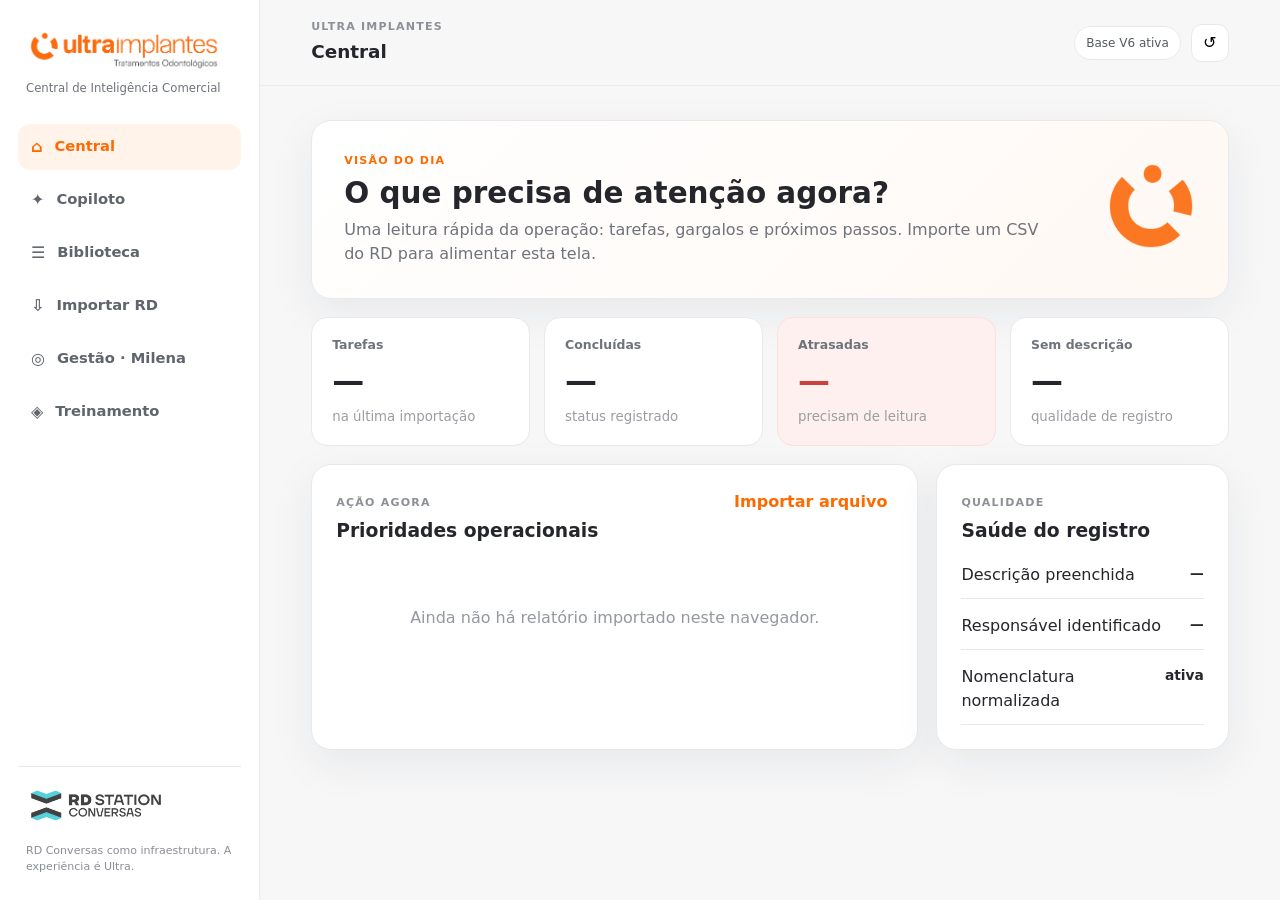
<file: index.html>
<!doctype html>
<html lang="pt-BR">
<head>
  <meta charset="utf-8" />
  <meta name="viewport" content="width=device-width, initial-scale=1, viewport-fit=cover" />
  <meta name="theme-color" content="#ff6a00" />
  <title>Ultra Implantes — Central de Inteligência</title>
  <link rel="icon" href="assets/ultra-icon.png" />
  <link rel="stylesheet" href="styles.css" />
</head>
<body>
  <div class="app-shell">
    <aside class="sidebar" id="sidebar">
      <div class="brand-wrap">
        <img class="brand-logo" src="assets/ultra-logo.png" alt="Ultra Implantes" />
        <div class="brand-sub">Central de Inteligência Comercial</div>
      </div>
      <nav class="nav" aria-label="Navegação principal">
        <button class="nav-item active" data-view="central">⌂ <span>Central</span></button>
        <button class="nav-item" data-view="copiloto">✦ <span>Copiloto</span></button>
        <button class="nav-item" data-view="biblioteca">☰ <span>Biblioteca</span></button>
        <button class="nav-item" data-view="importar">⇩ <span>Importar RD</span></button>
        <button class="nav-item" data-view="gestao">◎ <span>Gestão · Milena</span></button>
        <button class="nav-item" data-view="treinamento">◈ <span>Treinamento</span></button>
      </nav>
      <div class="side-footer">
        <img src="assets/rd-conversas.png" alt="RD Station Conversas" />
        <p>RD Conversas como infraestrutura. A experiência é Ultra.</p>
      </div>
    </aside>

    <main class="main">
      <header class="topbar">
        <button class="icon-btn mobile-only" id="menuBtn" aria-label="Abrir menu">☰</button>
        <div>
          <div class="eyebrow">ULTRA IMPLANTES</div>
          <h1 id="pageTitle">Central</h1>
        </div>
        <div class="top-actions">
          <div class="status-pill"><span class="dot"></span> Base V6 ativa</div>
          <button class="icon-btn" id="clearLocal" title="Limpar importações locais">↺</button>
        </div>
      </header>

      <section class="view active" id="view-central">
        <div class="hero card soft">
          <div>
            <div class="eyebrow orange">VISÃO DO DIA</div>
            <h2>O que precisa de atenção agora?</h2>
            <p>Uma leitura rápida da operação: tarefas, gargalos e próximos passos. Importe um CSV do RD para alimentar esta tela.</p>
          </div>
          <div class="hero-mark"><img src="assets/ultra-icon.png" alt="" /></div>
        </div>

        <div class="kpi-grid" id="kpiGrid">
          <article class="kpi"><span>Tarefas</span><strong id="kpiTotal">—</strong><small>na última importação</small></article>
          <article class="kpi"><span>Concluídas</span><strong id="kpiDone">—</strong><small>status registrado</small></article>
          <article class="kpi alert"><span>Atrasadas</span><strong id="kpiLate">—</strong><small>precisam de leitura</small></article>
          <article class="kpi"><span>Sem descrição</span><strong id="kpiNoDesc">—</strong><small>qualidade de registro</small></article>
        </div>

        <div class="two-col">
          <article class="card">
            <div class="section-head"><div><span class="eyebrow">AÇÃO AGORA</span><h3>Prioridades operacionais</h3></div><button class="text-btn" data-go="importar">Importar arquivo</button></div>
            <div id="actionNow" class="empty-state">Ainda não há relatório importado neste navegador.</div>
          </article>
          <article class="card">
            <div class="section-head"><div><span class="eyebrow">QUALIDADE</span><h3>Saúde do registro</h3></div></div>
            <div id="qualityList" class="metric-list">
              <div><span>Descrição preenchida</span><strong>—</strong></div>
              <div><span>Responsável identificado</span><strong>—</strong></div>
              <div><span>Nomenclatura normalizada</span><strong>ativa</strong></div>
            </div>
          </article>
        </div>
      </section>

      <section class="view" id="view-copiloto">
        <div class="copilot-layout">
          <article class="card input-card">
            <div class="eyebrow orange">COPILOTO DE ATENDIMENTO</div>
            <h2>O que o paciente acabou de dizer?</h2>
            <p class="muted">Cole a mensagem como ela chegou. O sistema interpreta, sugere a melhor pergunta e mantém o limite clínico.</p>
            <textarea id="patientText" rows="7" placeholder="Ex.: Me falaram que eu não tenho osso e que só um implante diferente resolveria..."></textarea>
            <div class="input-row">
              <input id="patientName" placeholder="Primeiro nome (opcional)" />
              <input id="agentName" placeholder="Atendente (opcional)" />
            </div>
            <button class="primary" id="analyzeBtn">Analisar conversa</button>
            <div class="privacy-note">Não cole CPF, RG, exames ou dados sensíveis. Use somente o contexto necessário.</div>
          </article>

          <article class="card result-card" id="copilotResult">
            <div class="empty-state tall">
              <div class="big-icon">✦</div>
              <strong>Pronta para pensar junto com você.</strong>
              <span>Ela pensa tecnicamente por dentro e conversa de forma simples, humana e cuidadosa por fora.</span>
            </div>
          </article>
        </div>
      </section>

      <section class="view" id="view-biblioteca">
        <div class="section-head page-head">
          <div><span class="eyebrow orange">BASE MESTRE V6</span><h2>Biblioteca de cenários</h2><p class="muted">28 cenários validados, com respostas humanas e guardrails.</p></div>
          <input class="search" id="librarySearch" placeholder="Buscar: preço, medo, pouco osso..." />
        </div>
        <div class="scenario-grid" id="scenarioGrid"></div>
      </section>

      <section class="view" id="view-importar">
        <div class="section-head page-head">
          <div><span class="eyebrow orange">RD CRM</span><h2>Importar Relatório RD</h2><p class="muted">CSV bruto. Preservamos os valores originais e criamos campos derivados para análise.</p></div>
        </div>
        <label class="dropzone" id="dropzone">
          <input type="file" id="fileInput" accept=".csv,text/csv" hidden />
          <img src="assets/rd-icon.png" alt="" />
          <strong>Arraste seu CSV aqui</strong>
          <span>ou clique para selecionar</span>
          <small>Os dados ficam neste navegador. Não enviamos para servidor.</small>
        </label>
        <div id="importSummary" class="hidden"></div>
      </section>

      <section class="view" id="view-gestao">
        <div class="section-head page-head"><div><span class="eyebrow orange">GESTÃO</span><h2>Painel da Milena</h2><p class="muted">Hoje, atenção, resultados e equipe — sem transformar volume bruto em “performance”.</p></div></div>
        <div class="tabs" role="tablist">
          <button class="tab active" data-panel="hoje">Hoje</button>
          <button class="tab" data-panel="atencao">Atenção</button>
          <button class="tab" data-panel="equipe">Equipe</button>
          <button class="tab" data-panel="evolucao">Evolução</button>
        </div>
        <div id="managementPanel" class="card"><div class="empty-state">Importe um relatório do RD para preencher o painel.</div></div>
      </section>

      <section class="view" id="view-treinamento">
        <div class="section-head page-head"><div><span class="eyebrow orange">TREINAMENTO</span><h2>Transformar erro em aprendizado</h2><p class="muted">Nunca “a atendente errou”. Sempre: evidência → impacto → correção → exemplo → regra de processo.</p></div></div>
        <div class="training-grid">
          <article class="card"><span class="eyebrow">PADRÃO OURO</span><h3>Acolher → explicar → limitar → avançar</h3><p>Reconheça o que a pessoa disse. Explique sem despejar conteúdo. Mostre o que depende de avaliação. Termine com uma pergunta útil.</p></article>
          <article class="card"><span class="eyebrow">NÃO FAZER</span><h3>Resposta robótica ou “seca”</h3><p>Evite “só na avaliação”, “quer agendar?”, promessas de ausência de dor, diagnóstico por WhatsApp e follow-up sem contexto.</p></article>
          <article class="card"><span class="eyebrow">REGISTRO</span><h3>Contexto + barreira + combinado</h3><p>A próxima pessoa precisa conseguir continuar de onde a conversa parou sem obrigar o paciente a repetir tudo.</p></article>
        </div>
        <article class="card human-rule">
          <h3>Regra mestre de humanização</h3>
          <blockquote>“A IA da Ultra precisa saber odontologia em nível sênior, mas falar como uma ótima pessoa de atendimento. Ela pensa tecnicamente por dentro e conversa de forma simples, humana e cuidadosa por fora.”</blockquote>
        </article>
      </section>
    </main>
  </div>
  <div class="scrim" id="scrim"></div>
  <script src="config.js"></script>
  <script src="scenarios.js"></script>
  <script src="app.js"></script>
</body>
</html>
</file>
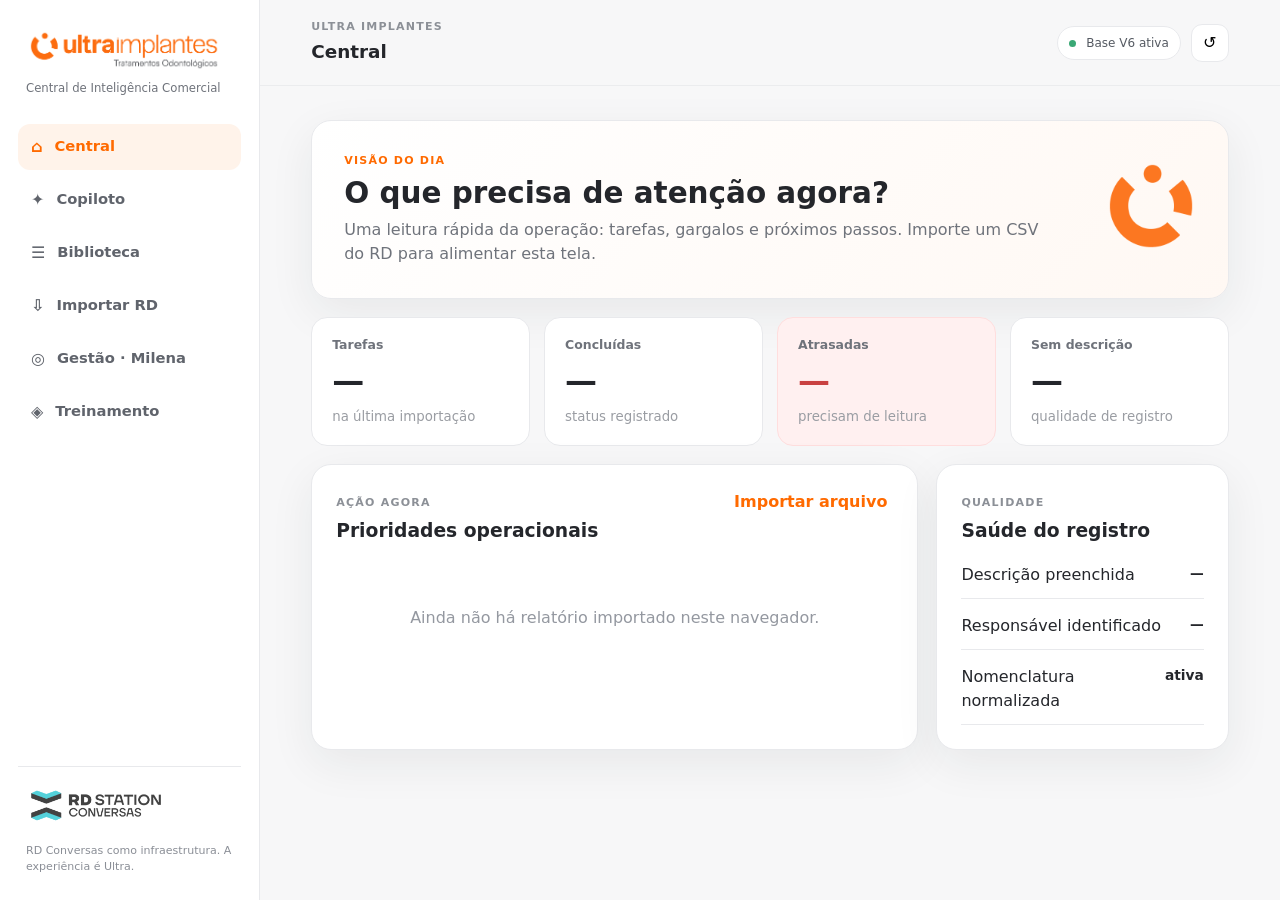
<file: index (3).html>
<!doctype html>
<html lang="pt-BR">
<head>
  <meta charset="utf-8" />
  <meta name="viewport" content="width=device-width, initial-scale=1, viewport-fit=cover" />
  <meta name="theme-color" content="#ff6a00" />
  <title>Ultra Implantes — Central de Inteligência</title>
  <link rel="icon" href="assets/ultra-icon.png" />
  <link rel="stylesheet" href="styles.css" />
</head>
<body>
  <div class="app-shell">
    <aside class="sidebar" id="sidebar">
      <div class="brand-wrap">
        <img class="brand-logo" src="assets/ultra-logo.png" alt="Ultra Implantes" />
        <div class="brand-sub">Central de Inteligência Comercial</div>
      </div>
      <nav class="nav" aria-label="Navegação principal">
        <button class="nav-item active" data-view="central">⌂ <span>Central</span></button>
        <button class="nav-item" data-view="copiloto">✦ <span>Copiloto</span></button>
        <button class="nav-item" data-view="biblioteca">☰ <span>Biblioteca</span></button>
        <button class="nav-item" data-view="importar">⇩ <span>Importar RD</span></button>
        <button class="nav-item" data-view="gestao">◎ <span>Gestão · Milena</span></button>
        <button class="nav-item" data-view="treinamento">◈ <span>Treinamento</span></button>
      </nav>
      <div class="side-footer">
        <img src="assets/rd-conversas.png" alt="RD Station Conversas" />
        <p>RD Conversas como infraestrutura. A experiência é Ultra.</p>
      </div>
    </aside>

    <main class="main">
      <header class="topbar">
        <button class="icon-btn mobile-only" id="menuBtn" aria-label="Abrir menu">☰</button>
        <div>
          <div class="eyebrow">ULTRA IMPLANTES</div>
          <h1 id="pageTitle">Central</h1>
        </div>
        <div class="top-actions">
          <div class="status-pill"><span class="dot"></span> Base V6 ativa</div>
          <button class="icon-btn" id="clearLocal" title="Limpar importações locais">↺</button>
        </div>
      </header>

      <section class="view active" id="view-central">
        <div class="hero card soft">
          <div>
            <div class="eyebrow orange">VISÃO DO DIA</div>
            <h2>O que precisa de atenção agora?</h2>
            <p>Uma leitura rápida da operação: tarefas, gargalos e próximos passos. Importe um CSV do RD para alimentar esta tela.</p>
          </div>
          <div class="hero-mark"><img src="assets/ultra-icon.png" alt="" /></div>
        </div>

        <div class="kpi-grid" id="kpiGrid">
          <article class="kpi"><span>Tarefas</span><strong id="kpiTotal">—</strong><small>na última importação</small></article>
          <article class="kpi"><span>Concluídas</span><strong id="kpiDone">—</strong><small>status registrado</small></article>
          <article class="kpi alert"><span>Atrasadas</span><strong id="kpiLate">—</strong><small>precisam de leitura</small></article>
          <article class="kpi"><span>Sem descrição</span><strong id="kpiNoDesc">—</strong><small>qualidade de registro</small></article>
        </div>

        <div class="two-col">
          <article class="card">
            <div class="section-head"><div><span class="eyebrow">AÇÃO AGORA</span><h3>Prioridades operacionais</h3></div><button class="text-btn" data-go="importar">Importar arquivo</button></div>
            <div id="actionNow" class="empty-state">Ainda não há relatório importado neste navegador.</div>
          </article>
          <article class="card">
            <div class="section-head"><div><span class="eyebrow">QUALIDADE</span><h3>Saúde do registro</h3></div></div>
            <div id="qualityList" class="metric-list">
              <div><span>Descrição preenchida</span><strong>—</strong></div>
              <div><span>Responsável identificado</span><strong>—</strong></div>
              <div><span>Nomenclatura normalizada</span><strong>ativa</strong></div>
            </div>
          </article>
        </div>
      </section>

      <section class="view" id="view-copiloto">
        <div class="copilot-layout">
          <article class="card input-card">
            <div class="eyebrow orange">COPILOTO DE ATENDIMENTO</div>
            <h2>O que o paciente acabou de dizer?</h2>
            <p class="muted">Cole a mensagem como ela chegou. O sistema interpreta, sugere a melhor pergunta e mantém o limite clínico.</p>
            <textarea id="patientText" rows="7" placeholder="Ex.: Me falaram que eu não tenho osso e que só um implante diferente resolveria..."></textarea>
            <div class="input-row">
              <input id="patientName" placeholder="Primeiro nome (opcional)" />
              <input id="agentName" placeholder="Atendente (opcional)" />
            </div>
            <button class="primary" id="analyzeBtn">Analisar conversa</button>
            <div class="privacy-note">Não cole CPF, RG, exames ou dados sensíveis. Use somente o contexto necessário.</div>
          </article>

          <article class="card result-card" id="copilotResult">
            <div class="empty-state tall">
              <div class="big-icon">✦</div>
              <strong>Pronta para pensar junto com você.</strong>
              <span>Ela pensa tecnicamente por dentro e conversa de forma simples, humana e cuidadosa por fora.</span>
            </div>
          </article>
        </div>
      </section>

      <section class="view" id="view-biblioteca">
        <div class="section-head page-head">
          <div><span class="eyebrow orange">BASE MESTRE V6</span><h2>Biblioteca de cenários</h2><p class="muted">28 cenários validados, com respostas humanas e guardrails.</p></div>
          <input class="search" id="librarySearch" placeholder="Buscar: preço, medo, pouco osso..." />
        </div>
        <div class="scenario-grid" id="scenarioGrid"></div>
      </section>

      <section class="view" id="view-importar">
        <div class="section-head page-head">
          <div><span class="eyebrow orange">RD CRM</span><h2>Importar Relatório RD</h2><p class="muted">CSV bruto. Preservamos os valores originais e criamos campos derivados para análise.</p></div>
        </div>
        <label class="dropzone" id="dropzone">
          <input type="file" id="fileInput" accept=".csv,text/csv" hidden />
          <img src="assets/rd-icon.png" alt="" />
          <strong>Arraste seu CSV aqui</strong>
          <span>ou clique para selecionar</span>
          <small>Os dados ficam neste navegador. Não enviamos para servidor.</small>
        </label>
        <div id="importSummary" class="hidden"></div>
      </section>

      <section class="view" id="view-gestao">
        <div class="section-head page-head"><div><span class="eyebrow orange">GESTÃO</span><h2>Painel da Milena</h2><p class="muted">Hoje, atenção, resultados e equipe — sem transformar volume bruto em “performance”.</p></div></div>
        <div class="tabs" role="tablist">
          <button class="tab active" data-panel="hoje">Hoje</button>
          <button class="tab" data-panel="atencao">Atenção</button>
          <button class="tab" data-panel="equipe">Equipe</button>
          <button class="tab" data-panel="evolucao">Evolução</button>
        </div>
        <div id="managementPanel" class="card"><div class="empty-state">Importe um relatório do RD para preencher o painel.</div></div>
      </section>

      <section class="view" id="view-treinamento">
        <div class="section-head page-head"><div><span class="eyebrow orange">TREINAMENTO</span><h2>Transformar erro em aprendizado</h2><p class="muted">Nunca “a atendente errou”. Sempre: evidência → impacto → correção → exemplo → regra de processo.</p></div></div>
        <div class="training-grid">
          <article class="card"><span class="eyebrow">PADRÃO OURO</span><h3>Acolher → explicar → limitar → avançar</h3><p>Reconheça o que a pessoa disse. Explique sem despejar conteúdo. Mostre o que depende de avaliação. Termine com uma pergunta útil.</p></article>
          <article class="card"><span class="eyebrow">NÃO FAZER</span><h3>Resposta robótica ou “seca”</h3><p>Evite “só na avaliação”, “quer agendar?”, promessas de ausência de dor, diagnóstico por WhatsApp e follow-up sem contexto.</p></article>
          <article class="card"><span class="eyebrow">REGISTRO</span><h3>Contexto + barreira + combinado</h3><p>A próxima pessoa precisa conseguir continuar de onde a conversa parou sem obrigar o paciente a repetir tudo.</p></article>
        </div>
        <article class="card human-rule">
          <h3>Regra mestre de humanização</h3>
          <blockquote>“A IA da Ultra precisa saber odontologia em nível sênior, mas falar como uma ótima pessoa de atendimento. Ela pensa tecnicamente por dentro e conversa de forma simples, humana e cuidadosa por fora.”</blockquote>
        </article>
      </section>
    </main>
  </div>
  <div class="scrim" id="scrim"></div>
  <script src="scenarios.js"></script>
  <script src="app.js"></script>
</body>
</html>
</file>
<file: styles.css>
:root{
  --orange:#ff6a00; --orange-2:#ff7a1a; --orange-soft:#fff3ea;
  --ink:#24262b; --muted:#6f737b; --line:#e8e9ec; --bg:#f7f7f8; --white:#fff;
  --danger:#c94141; --danger-bg:#fff0f0; --ok:#2c7a55; --ok-bg:#eaf8f1;
  --shadow:0 14px 45px rgba(33,36,43,.07); --radius:20px; --content:1240px;
}
*{box-sizing:border-box} html{font-size:16px;scroll-behavior:smooth} body{margin:0;background:var(--bg);color:var(--ink);font-family:Inter,ui-sans-serif,system-ui,-apple-system,BlinkMacSystemFont,"Segoe UI",Arial,sans-serif;line-height:1.5}
button,input,textarea{font:inherit} button{cursor:pointer}.app-shell{min-height:100vh;display:grid;grid-template-columns:260px minmax(0,1fr)}
.sidebar{position:sticky;top:0;height:100vh;padding:24px 18px;background:#fff;border-right:1px solid var(--line);display:flex;flex-direction:column;z-index:20}.brand-wrap{padding:4px 8px 26px}.brand-logo{display:block;width:196px;max-width:100%;height:auto}.brand-sub{font-size:.73rem;color:var(--muted);margin-top:7px}.nav{display:grid;gap:7px}.nav-item{appearance:none;border:0;background:transparent;color:#60646c;display:flex;gap:12px;align-items:center;text-align:left;border-radius:12px;padding:11px 13px;font-weight:650}.nav-item:hover{background:#fafafa}.nav-item.active{background:var(--orange-soft);color:var(--orange)}.nav-item>span{font-size:.92rem}.side-footer{margin-top:auto;padding:18px 8px 2px;border-top:1px solid var(--line)}.side-footer img{width:140px;height:auto;opacity:.74}.side-footer p{font-size:.69rem;color:#8a8e96;margin:10px 0 0;line-height:1.4}
.main{min-width:0}.topbar{position:sticky;top:0;z-index:10;height:86px;display:flex;align-items:center;justify-content:space-between;padding:0 clamp(20px,4vw,54px);background:rgba(247,247,248,.91);backdrop-filter:blur(14px);border-bottom:1px solid rgba(232,233,236,.8)}.topbar h1{font-size:1.15rem;margin:2px 0 0}.eyebrow{font-size:.69rem;letter-spacing:.11em;text-transform:uppercase;color:#8c9097;font-weight:800}.eyebrow.orange{color:var(--orange)}.top-actions{display:flex;align-items:center;gap:10px}.status-pill{font-size:.75rem;background:#fff;border:1px solid var(--line);border-radius:999px;padding:7px 11px;color:#555a62}.dot{display:inline-block;width:7px;height:7px;background:#3aa875;border-radius:50%;margin-right:6px}.icon-btn{width:38px;height:38px;border:1px solid var(--line);background:#fff;border-radius:11px}.mobile-only{display:none}
.view{display:none;max-width:var(--content);margin:0 auto;padding:34px clamp(20px,4vw,54px) 70px}.view.active{display:block}.card{background:#fff;border:1px solid var(--line);border-radius:var(--radius);box-shadow:var(--shadow);padding:24px}.card.soft{background:linear-gradient(135deg,#fff 0%,#fff8f3 100%)}.hero{display:flex;justify-content:space-between;align-items:center;gap:24px;padding:32px}.hero h2,.page-head h2,.input-card h2{margin:7px 0 8px;font-size:clamp(1.55rem,2.3vw,2.25rem);line-height:1.15}.hero p{max-width:700px;margin:0;color:var(--muted)}.hero-mark img{width:90px;height:90px;object-fit:contain;opacity:.92}.kpi-grid{display:grid;grid-template-columns:repeat(4,1fr);gap:14px;margin:18px 0}.kpi{background:#fff;border:1px solid var(--line);border-radius:16px;padding:18px 20px;display:grid;gap:2px}.kpi span{font-size:.78rem;color:var(--muted);font-weight:700}.kpi strong{font-size:2rem;letter-spacing:-.04em}.kpi small{color:#9a9da3}.kpi.alert{background:var(--danger-bg);border-color:#ffdede}.kpi.alert strong{color:var(--danger)}.two-col{display:grid;grid-template-columns:1.35fr .65fr;gap:18px}.section-head{display:flex;align-items:flex-start;justify-content:space-between;gap:18px}.section-head h3{margin:4px 0 0}.page-head{margin-bottom:18px}.page-head p{margin:6px 0 0}.text-btn{border:0;background:transparent;color:var(--orange);font-weight:800}.empty-state{min-height:145px;display:grid;place-content:center;text-align:center;color:#9498a0;padding:20px}.empty-state.tall{min-height:390px;gap:10px}.big-icon{font-size:2.5rem;color:var(--orange)}.metric-list{display:grid;gap:15px;margin-top:18px}.metric-list>div{display:flex;justify-content:space-between;gap:20px;border-bottom:1px solid var(--line);padding-bottom:11px}.metric-list strong{font-size:.86rem}.muted{color:var(--muted)}
.copilot-layout{display:grid;grid-template-columns:minmax(330px,.9fr) minmax(420px,1.1fr);gap:18px}.input-card textarea,.input-card input,.search{width:100%;border:1px solid #dfe1e5;border-radius:13px;background:#fbfbfc;padding:13px 14px;outline:none;transition:.2s}.input-card textarea:focus,.input-card input:focus,.search:focus{border-color:var(--orange);box-shadow:0 0 0 3px rgba(255,106,0,.09);background:#fff}.input-row{display:grid;grid-template-columns:1fr 1fr;gap:10px;margin:10px 0}.primary{border:0;background:var(--orange);color:#fff;font-weight:800;border-radius:13px;padding:13px 18px;width:100%;box-shadow:0 9px 20px rgba(255,106,0,.2)}.primary:hover{background:#ec6200}.privacy-note{font-size:.69rem;color:#9a9da3;margin-top:10px}.result-card{min-height:520px}.analysis-block{padding:14px 0;border-bottom:1px solid var(--line)}.analysis-block:last-child{border-bottom:0}.analysis-block label{display:block;font-size:.68rem;text-transform:uppercase;letter-spacing:.1em;color:#969aa1;font-weight:800;margin-bottom:6px}.analysis-block p{margin:0}.recommended{background:var(--orange-soft);border:1px solid #ffe0c7;border-radius:15px;padding:16px;margin:14px 0}.recommended p{white-space:pre-line}.risk-tag{display:inline-flex;border-radius:999px;padding:5px 9px;font-size:.68rem;font-weight:800;background:var(--danger-bg);color:var(--danger)}.safe-tag{background:var(--ok-bg);color:var(--ok)}
.search{max-width:370px;background:#fff}.scenario-grid{display:grid;grid-template-columns:repeat(3,1fr);gap:14px}.scenario{background:#fff;border:1px solid var(--line);border-radius:17px;padding:19px;display:flex;flex-direction:column;gap:10px;min-height:220px}.scenario h3{font-size:1rem;margin:0;line-height:1.3}.scenario p{font-size:.83rem;color:var(--muted);margin:0}.scenario .category{display:inline-flex;align-self:flex-start;font-size:.68rem;background:#f4f4f5;padding:5px 8px;border-radius:999px;font-weight:750}.scenario button{margin-top:auto;border:0;background:none;color:var(--orange);font-weight:800;text-align:left;padding:0}.scenario-detail{grid-column:1/-1;background:#fff9f5;border:1px solid #ffdfc8;border-radius:18px;padding:22px}.scenario-detail h3{margin-top:0}.scenario-detail dl{display:grid;grid-template-columns:160px 1fr;gap:10px 18px}.scenario-detail dt{font-weight:800;font-size:.78rem}.scenario-detail dd{margin:0;color:#5e6269}
.dropzone{display:flex;min-height:260px;flex-direction:column;justify-content:center;align-items:center;text-align:center;border:2px dashed #d9dbe0;border-radius:22px;background:#fff;transition:.2s;padding:28px}.dropzone:hover,.dropzone.drag{border-color:var(--orange);background:var(--orange-soft)}.dropzone img{width:58px;height:58px;object-fit:contain;margin-bottom:15px}.dropzone strong{font-size:1.15rem}.dropzone span{color:var(--orange);font-weight:750}.dropzone small{color:#9a9da3;margin-top:10px}.hidden{display:none!important}.import-results{margin-top:18px;display:grid;gap:18px}.chip-row{display:flex;flex-wrap:wrap;gap:7px}.chip{font-size:.72rem;background:#f2f3f5;border-radius:999px;padding:6px 9px}.table-wrap{overflow:auto;border:1px solid var(--line);border-radius:15px}.data-table{width:100%;border-collapse:collapse;min-width:820px;font-size:.78rem}.data-table th,.data-table td{padding:10px 12px;border-bottom:1px solid var(--line);text-align:left;vertical-align:top}.data-table th{background:#fafafa;position:sticky;top:0}.late-row td{background:#fff8f8}.tabs{display:flex;gap:7px;margin-bottom:12px;overflow:auto}.tab{border:1px solid var(--line);background:#fff;border-radius:999px;padding:8px 13px;font-weight:750;white-space:nowrap}.tab.active{background:var(--orange);border-color:var(--orange);color:#fff}.training-grid{display:grid;grid-template-columns:repeat(3,1fr);gap:14px}.training-grid h3{margin:7px 0}.training-grid p{color:var(--muted);font-size:.88rem}.human-rule{margin-top:18px}.human-rule blockquote{margin:12px 0 0;padding:18px 20px;border-left:4px solid var(--orange);background:var(--orange-soft);border-radius:0 14px 14px 0;font-size:1.05rem;line-height:1.65}
.scrim{display:none}
@media(max-width:1050px){.app-shell{grid-template-columns:86px minmax(0,1fr)}.sidebar{padding:20px 12px}.brand-logo{display:none}.brand-wrap:before{content:"";display:block;width:47px;height:47px;background:url('assets/ultra-icon.png') center/contain no-repeat;margin:auto}.brand-sub,.nav-item span,.side-footer{display:none}.nav-item{justify-content:center;font-size:1.1rem}.scenario-grid{grid-template-columns:repeat(2,1fr)}.two-col{grid-template-columns:1fr}.copilot-layout{grid-template-columns:1fr}.kpi-grid{grid-template-columns:repeat(2,1fr)}}
@media(max-width:720px){.app-shell{display:block}.sidebar{position:fixed;left:0;top:0;width:min(84vw,320px);height:100vh;transform:translateX(-102%);transition:.24s;box-shadow:20px 0 50px rgba(0,0,0,.12);padding:20px 16px}.sidebar.open{transform:translateX(0)}.brand-logo{display:block}.brand-wrap:before{display:none}.brand-sub,.nav-item span,.side-footer{display:block}.nav-item{justify-content:flex-start;font-size:1rem}.side-footer{display:block}.scrim{position:fixed;inset:0;background:rgba(18,20,24,.36);z-index:15}.scrim.show{display:block}.mobile-only{display:inline-grid;place-content:center}.topbar{height:74px;padding:0 16px}.topbar .status-pill{display:none}.view{padding:22px 16px 88px}.hero{padding:23px}.hero-mark{display:none}.kpi-grid{grid-template-columns:1fr 1fr;gap:9px}.kpi{padding:15px}.kpi strong{font-size:1.65rem}.scenario-grid{grid-template-columns:1fr}.section-head.page-head{display:block}.search{max-width:none;margin-top:14px}.input-row{grid-template-columns:1fr}.result-card{min-height:420px}.training-grid{grid-template-columns:1fr}.scenario-detail dl{grid-template-columns:1fr;gap:4px}.scenario-detail dd{margin-bottom:9px}.topbar h1{font-size:1rem}.page-head h2,.input-card h2,.hero h2{font-size:1.55rem}.card{padding:19px}.dropzone{min-height:230px}}
@media(max-width:420px){.kpi-grid{grid-template-columns:1fr}.top-actions .icon-btn{display:none}}
</file>
